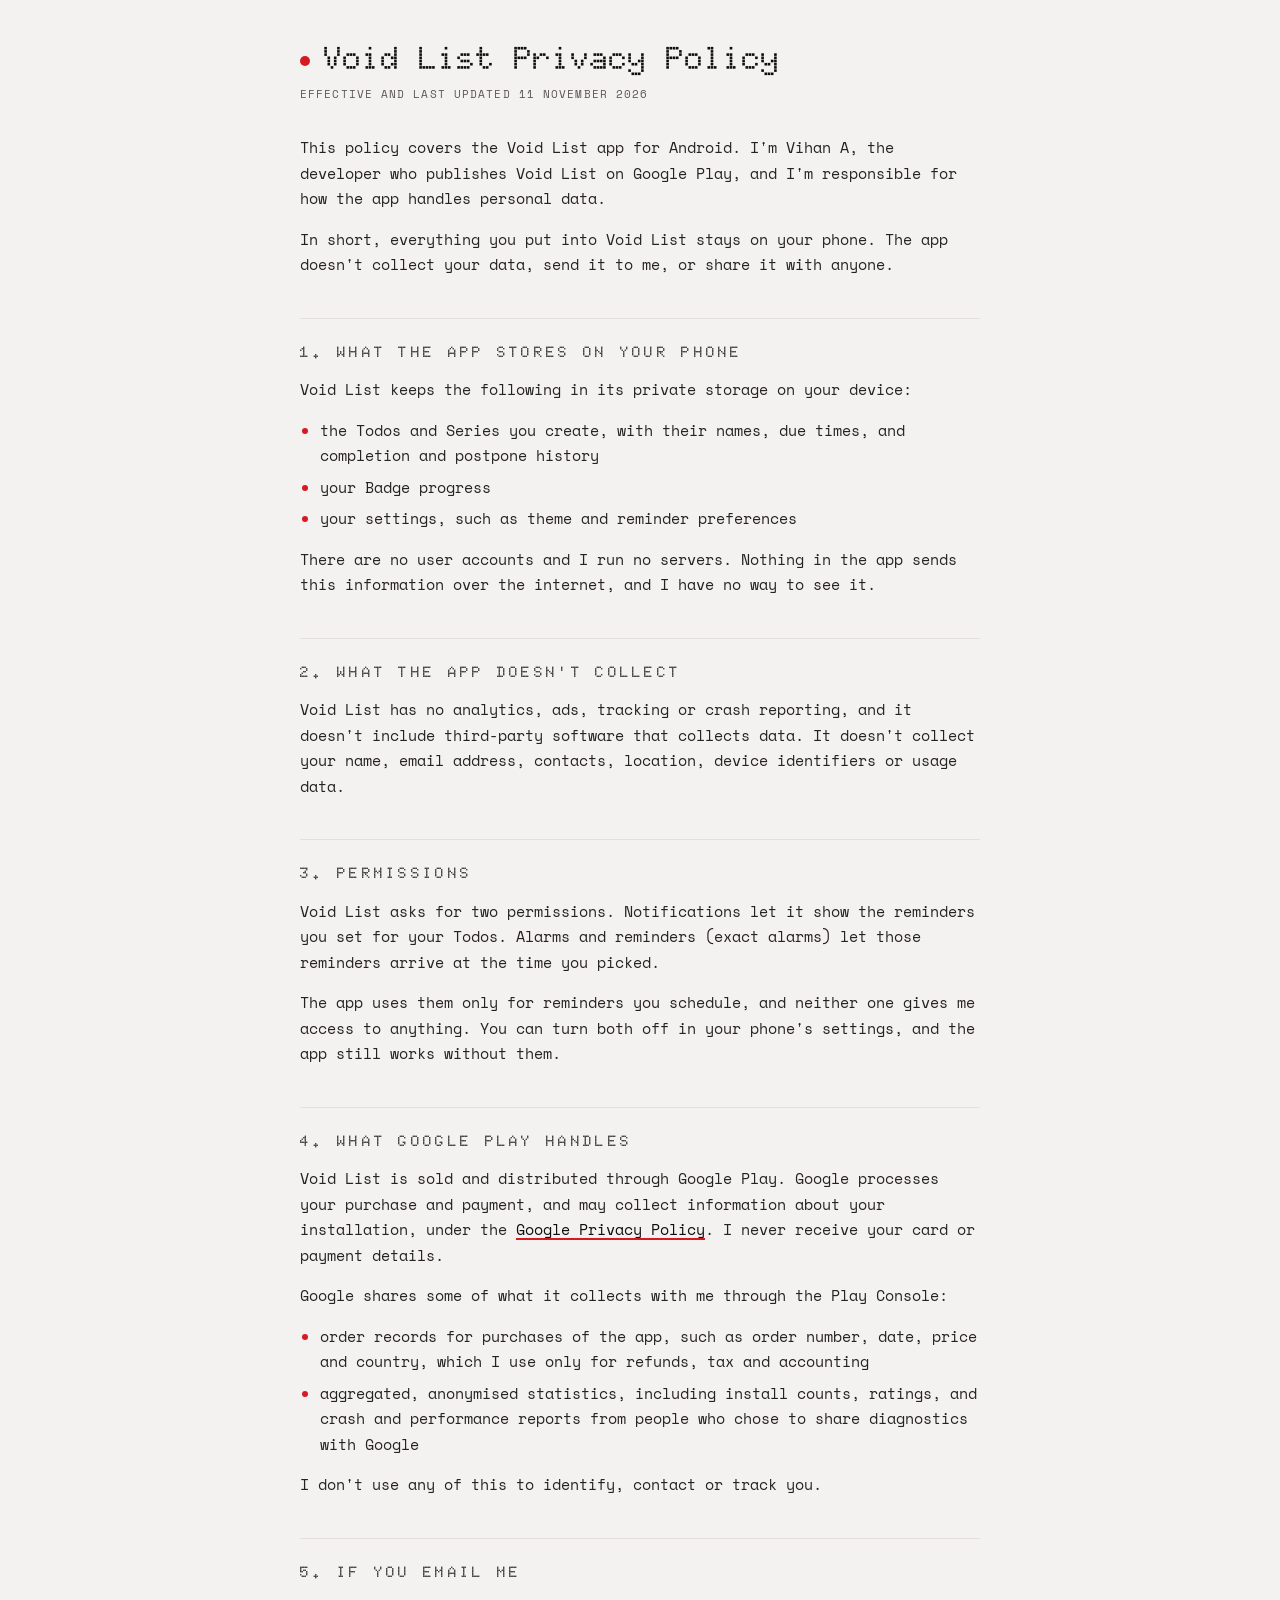
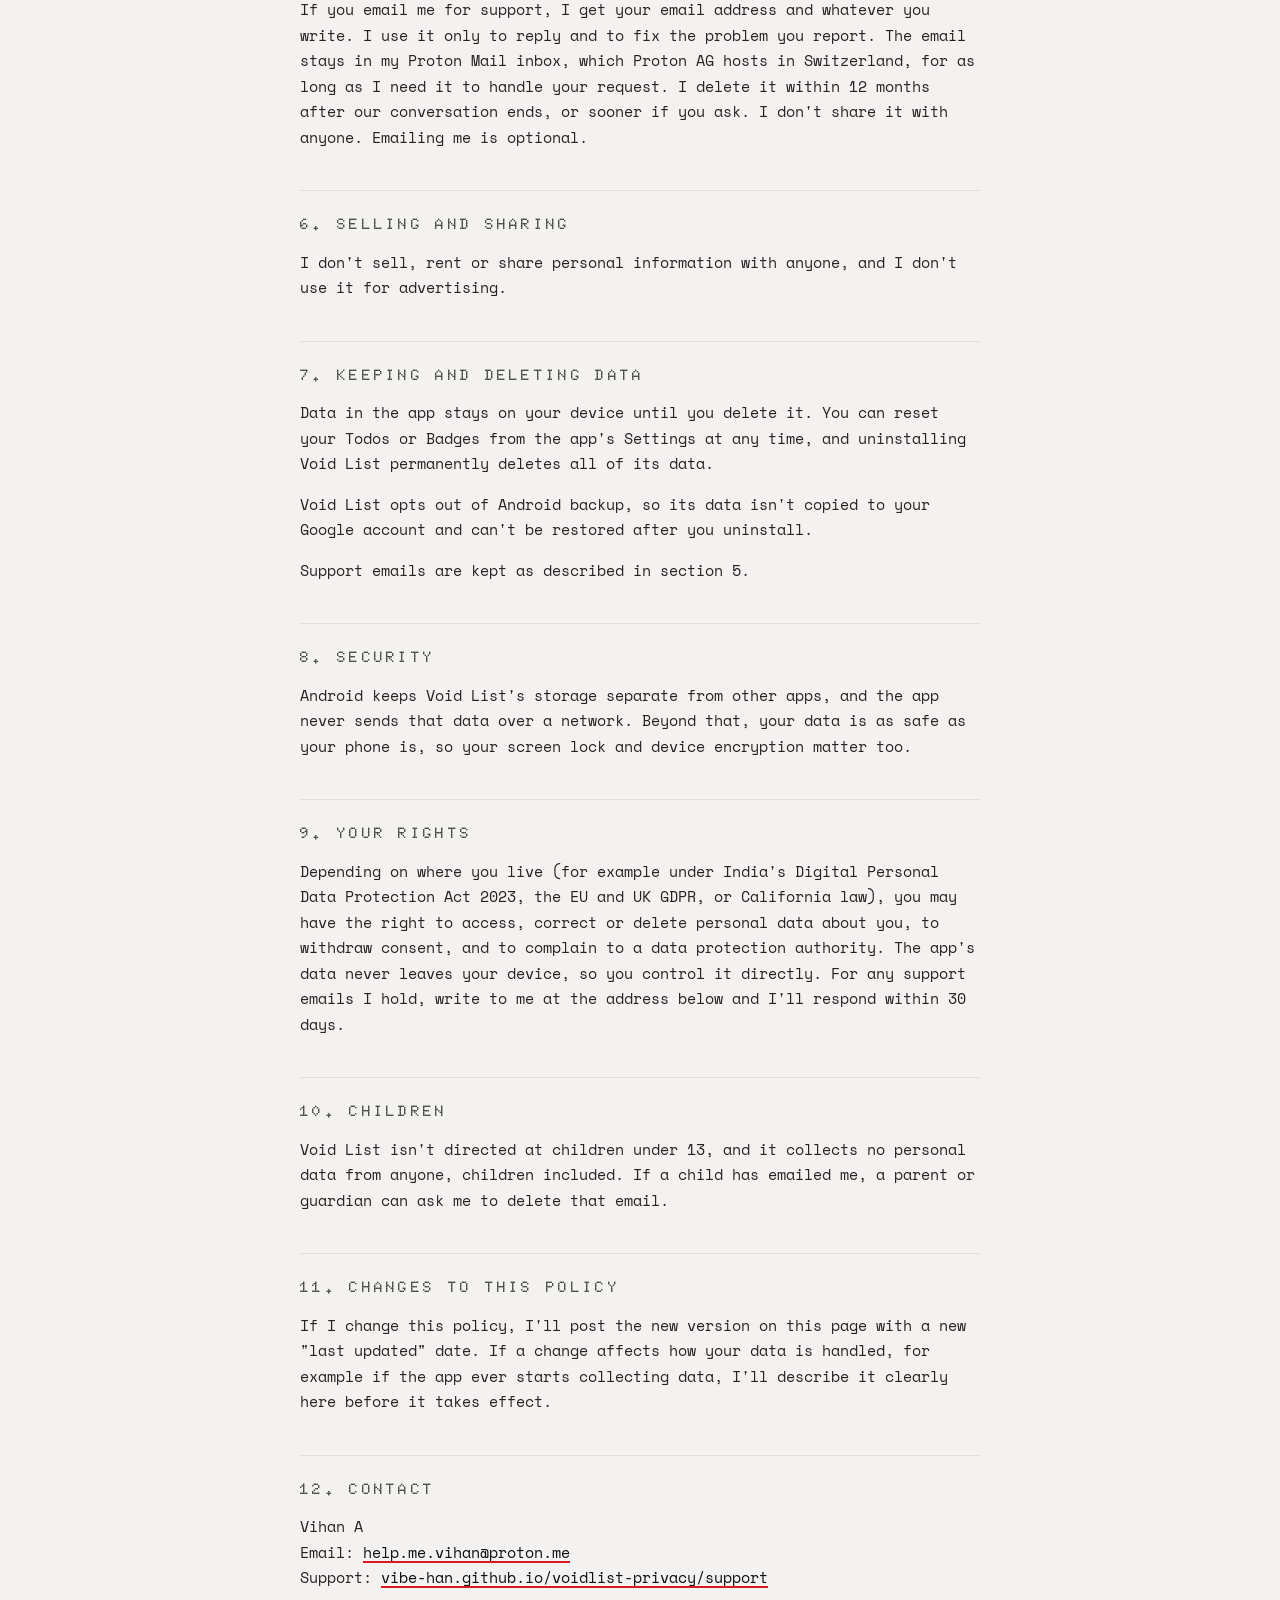
<file: index.html>
<!doctype html>
<html lang="en">
<head>
<meta charset="utf-8">
<meta name="viewport" content="width=device-width, initial-scale=1">
<title>Void List Privacy Policy</title>
<link rel="stylesheet" href="style.css">
</head>
<body>
<main>
<h1>Void List Privacy Policy</h1>
<p class="date">Effective and last updated 11 November 2026</p>

<p>This policy covers the Void List app for Android. I'm Vihan A, the developer who publishes Void List on Google Play, and I'm responsible for how the app handles personal data.</p>

<p>In short, everything you put into Void List stays on your phone. The app doesn't collect your data, send it to me, or share it with anyone.</p>

<h2>1. What the app stores on your phone</h2>
<p>Void List keeps the following in its private storage on your device:</p>
<ul>
<li>the Todos and Series you create, with their names, due times, and completion and postpone history</li>
<li>your Badge progress</li>
<li>your settings, such as theme and reminder preferences</li>
</ul>
<p>There are no user accounts and I run no servers. Nothing in the app sends this information over the internet, and I have no way to see it.</p>

<h2>2. What the app doesn't collect</h2>
<p>Void List has no analytics, ads, tracking or crash reporting, and it doesn't include third-party software that collects data. It doesn't collect your name, email address, contacts, location, device identifiers or usage data.</p>

<h2>3. Permissions</h2>
<p>Void List asks for two permissions. Notifications let it show the reminders you set for your Todos. Alarms and reminders (exact alarms) let those reminders arrive at the time you picked.</p>
<p>The app uses them only for reminders you schedule, and neither one gives me access to anything. You can turn both off in your phone's settings, and the app still works without them.</p>

<h2>4. What Google Play handles</h2>
<p>Void List is sold and distributed through Google Play. Google processes your purchase and payment, and may collect information about your installation, under the <a href="https://policies.google.com/privacy">Google Privacy Policy</a>. I never receive your card or payment details.</p>
<p>Google shares some of what it collects with me through the Play Console:</p>
<ul>
<li>order records for purchases of the app, such as order number, date, price and country, which I use only for refunds, tax and accounting</li>
<li>aggregated, anonymised statistics, including install counts, ratings, and crash and performance reports from people who chose to share diagnostics with Google</li>
</ul>
<p>I don't use any of this to identify, contact or track you.</p>

<h2>5. If you email me</h2>
<p>If you email me for support, I get your email address and whatever you write. I use it only to reply and to fix the problem you report. The email stays in my Proton Mail inbox, which Proton AG hosts in Switzerland, for as long as I need it to handle your request. I delete it within 12 months after our conversation ends, or sooner if you ask. I don't share it with anyone. Emailing me is optional.</p>

<h2>6. Selling and sharing</h2>
<p>I don't sell, rent or share personal information with anyone, and I don't use it for advertising.</p>

<h2>7. Keeping and deleting data</h2>
<p>Data in the app stays on your device until you delete it. You can reset your Todos or Badges from the app's Settings at any time, and uninstalling Void List permanently deletes all of its data.</p>
<p>Void List opts out of Android backup, so its data isn't copied to your Google account and can't be restored after you uninstall.</p>
<p>Support emails are kept as described in section 5.</p>

<h2>8. Security</h2>
<p>Android keeps Void List's storage separate from other apps, and the app never sends that data over a network. Beyond that, your data is as safe as your phone is, so your screen lock and device encryption matter too.</p>

<h2>9. Your rights</h2>
<p>Depending on where you live (for example under India's Digital Personal Data Protection Act 2023, the EU and UK GDPR, or California law), you may have the right to access, correct or delete personal data about you, to withdraw consent, and to complain to a data protection authority. The app's data never leaves your device, so you control it directly. For any support emails I hold, write to me at the address below and I'll respond within 30 days.</p>

<h2>10. Children</h2>
<p>Void List isn't directed at children under 13, and it collects no personal data from anyone, children included. If a child has emailed me, a parent or guardian can ask me to delete that email.</p>

<h2>11. Changes to this policy</h2>
<p>If I change this policy, I'll post the new version on this page with a new "last updated" date. If a change affects how your data is handled, for example if the app ever starts collecting data, I'll describe it clearly here before it takes effect.</p>

<h2>12. Contact</h2>
<p>Vihan A<br>
Email: <a href="mailto:help.me.vihan@proton.me">help.me.vihan@proton.me</a><br>
Support: <a href="support/">vibe-han.github.io/voidlist-privacy/support</a></p>
</main>
</body>
</html>
</file>
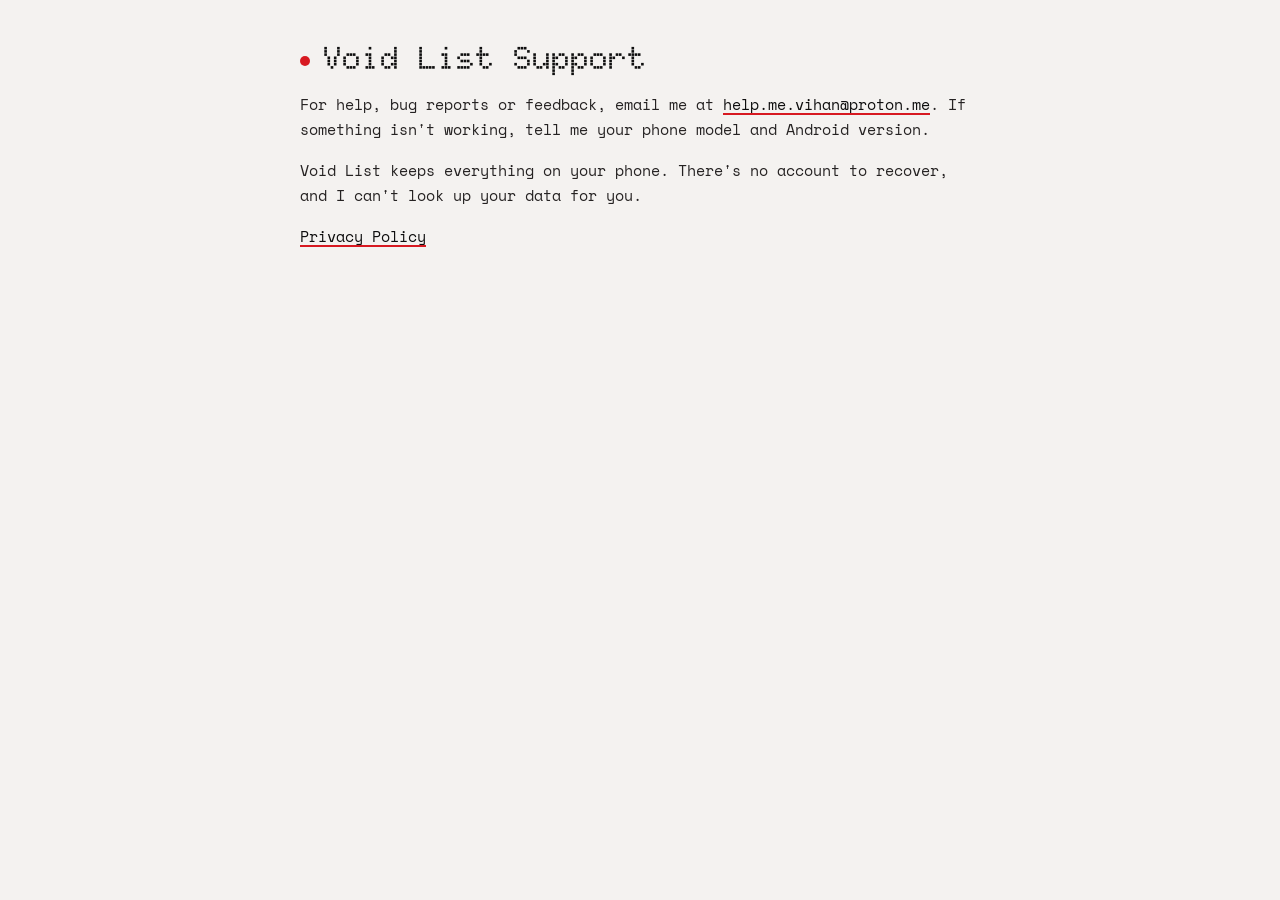
<file: support/index.html>
<!doctype html>
<html lang="en">
<head>
<meta charset="utf-8">
<meta name="viewport" content="width=device-width, initial-scale=1">
<title>Void List Support</title>
<link rel="stylesheet" href="../style.css">
</head>
<body>
<main>
<h1>Void List Support</h1>
<p>For help, bug reports or feedback, email me at <a href="mailto:help.me.vihan@proton.me">help.me.vihan@proton.me</a>. If something isn't working, tell me your phone model and Android version.</p>
<p>Void List keeps everything on your phone. There's no account to recover, and I can't look up your data for you.</p>
<p><a href="../">Privacy Policy</a></p>
</main>
</body>
</html>
</file>
<file: style.css>
/* Colors and type from voidlist design/HANDOFF.md section 2. Fonts are OFL, licences in fonts/. */
@font-face { font-family: Doto; src: url(fonts/Doto-800.ttf) format("truetype"); font-weight: 800; font-display: swap; }
@font-face { font-family: "Space Mono"; src: url(fonts/SpaceMono-Regular.ttf) format("truetype"); font-weight: 400; font-display: swap; }
@font-face { font-family: "Space Mono"; src: url(fonts/SpaceMono-Bold.ttf) format("truetype"); font-weight: 700; font-display: swap; }

:root {
  --canvas: #000000; --primary: #E5E2E1; --secondary: #C6C6C7; --tertiary: #8A8A8A;
  --hairline: #1A1A1A; --red: #D71921; --glow: 0 0 8px #D71921;
  color-scheme: dark light;
}
@media (prefers-color-scheme: light) {
  :root { --canvas: #F4F2F0; --primary: #0E0E0E; --secondary: #252222; --tertiary: #5C5757; --hairline: #E3DFDE; --glow: none; }
}

body { margin: 0; background: var(--canvas); color: var(--secondary); font: 15px/1.7 "Space Mono", ui-monospace, monospace; }
main { max-width: 680px; margin: 0 auto; padding: 40px 20px 72px; }

h1, h2 { font-family: Doto, "Space Mono", monospace; font-weight: 800; color: var(--primary); }
h1 { font-size: 32px; line-height: 1.15; margin: 0 0 8px; }
h1::before { content: ""; display: inline-block; width: 10px; height: 10px; margin-right: 14px; vertical-align: middle; border-radius: 50%; background: var(--red); box-shadow: var(--glow); }
h2 { font-size: 15px; line-height: 1.3; letter-spacing: .22em; text-transform: uppercase; margin: 40px 0 12px; padding-top: 24px; border-top: 1px solid var(--hairline); }

strong { color: var(--primary); }
ul { padding-left: 20px; }
li { margin-bottom: 6px; }
li::marker { color: var(--red); }

/* Brand red as underline only: as text on black it is about 4:1, under the 4.5:1 body-text minimum. */
a { color: var(--primary); text-decoration: underline; text-decoration-color: var(--red); text-decoration-thickness: 2px; text-underline-offset: 3px; overflow-wrap: anywhere; }
a:hover, a:focus-visible { color: var(--red); }

.date { font-size: 11px; letter-spacing: .1em; text-transform: uppercase; color: var(--tertiary); margin: 0 0 32px; }
</file>
